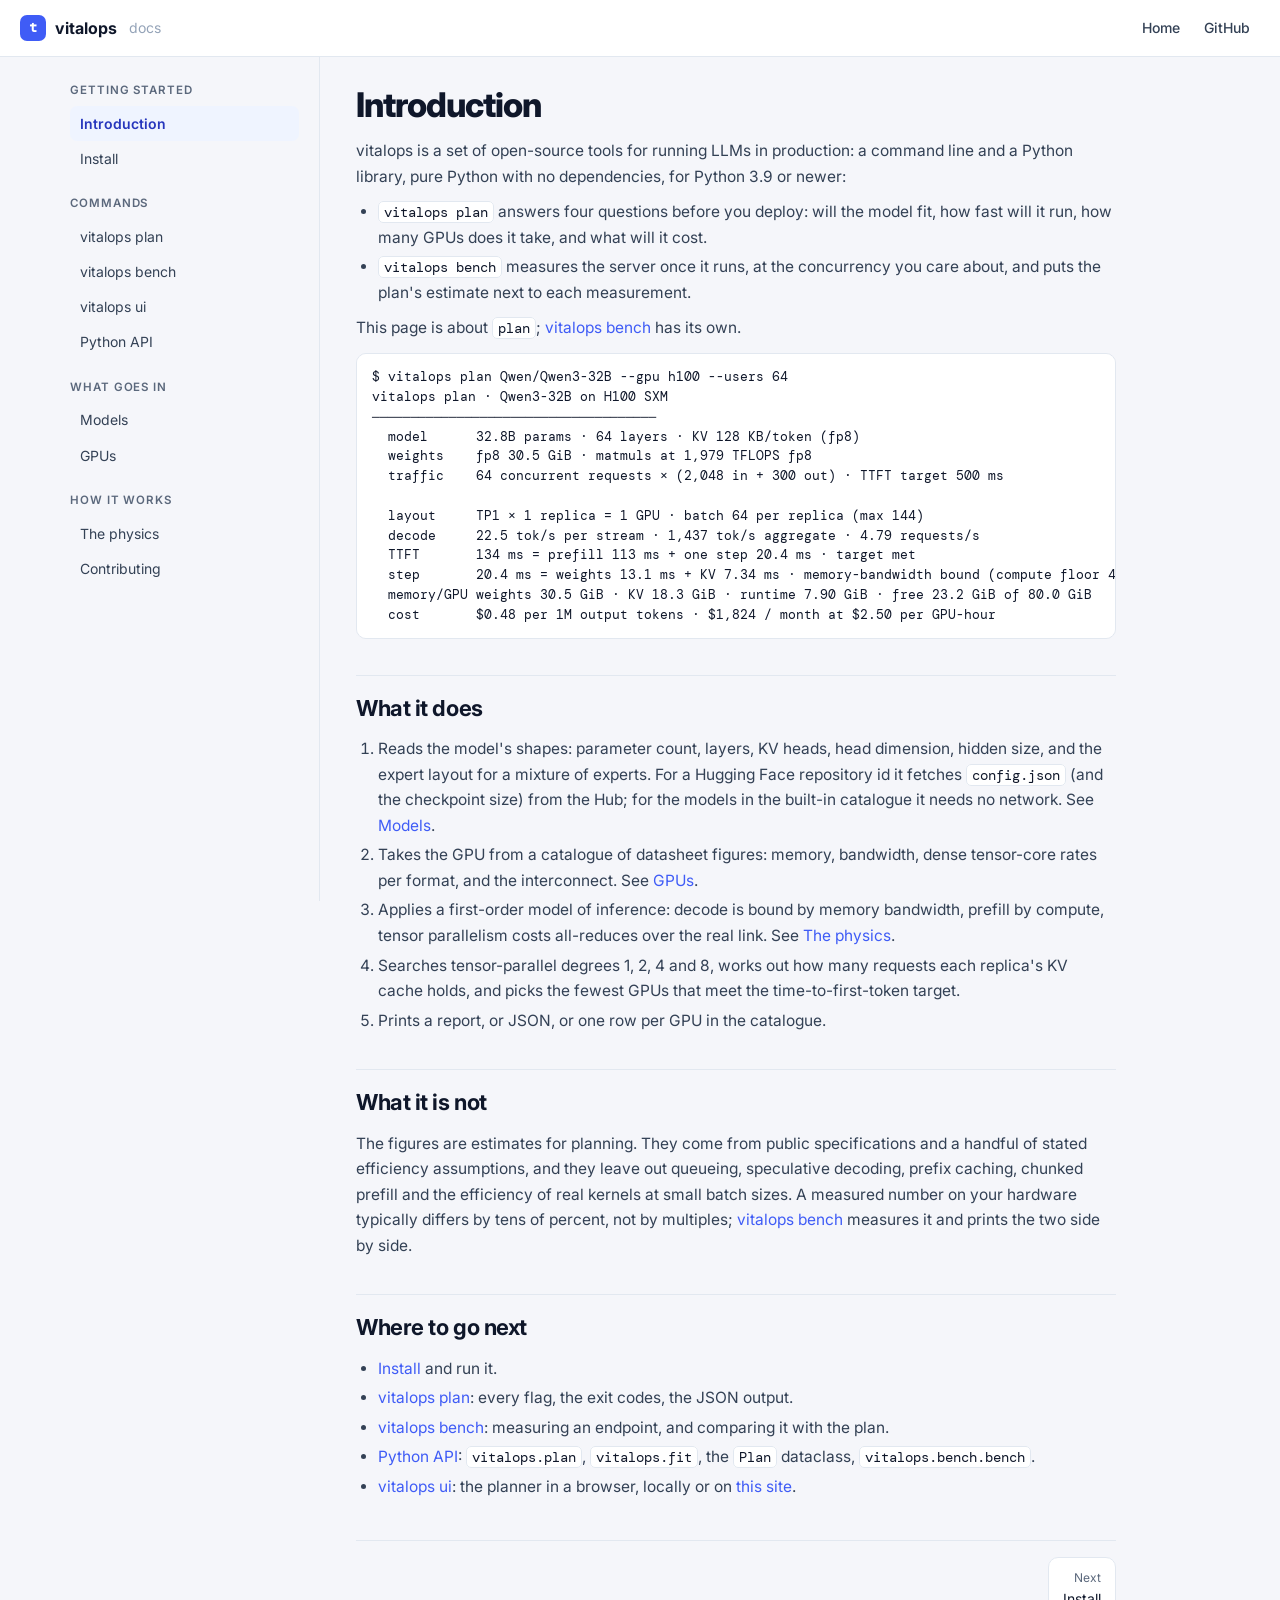
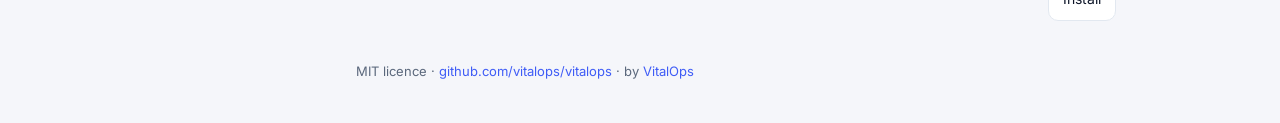
<file: docs/docs/index.html>
<!DOCTYPE html>
<html lang="en" style="color-scheme:light">
<head>
<meta charset="UTF-8">
<meta name="viewport" content="width=device-width, initial-scale=1.0">
<meta name="color-scheme" content="light">
<title>vitalops docs</title>
<meta name="description" content="Documentation for vitalops: the command line, the Python API, the model and GPU catalogues, and the physics behind the estimates.">
<link rel="canonical" href="https://vitalops.ai/oss/docs/">
<meta name="theme-color" content="#f5f6fa">
<link rel="icon" type="image/svg+xml" href="data:image/svg+xml,%3Csvg xmlns='http://www.w3.org/2000/svg' viewBox='0 0 32 32'%3E%3Crect width='32' height='32' rx='7' fill='%233f5cf6'/%3E%3Cpath d='M8 11h16M16 11v12' stroke='%23fff' stroke-width='3.2' stroke-linecap='round'/%3E%3C/svg%3E">
<link rel="alternate" type="text/plain" href="../llms.txt" title="Raw docs for agents">
<link rel="preconnect" href="https://fonts.googleapis.com">
<link rel="preconnect" href="https://fonts.gstatic.com" crossorigin>
<link href="https://fonts.googleapis.com/css2?family=Inter:wght@400;500;600;700;800&family=DM+Mono:wght@400;500&display=swap" rel="stylesheet">
<link rel="stylesheet" href="docs.css">
</head>
<body>
<header class="top"><div class="top-in">
  <button class="menu" id="menu" type="button" aria-label="Contents" aria-expanded="false"><svg viewBox="0 0 24 24" fill="none" stroke="currentColor" stroke-width="2" stroke-linecap="round"><path d="M4 7h16M4 12h16M4 17h16"/></svg></button>
  <a class="logo" href="../"><i>t</i>vitalops</a><span class="crumb">docs</span>
  <nav class="links"><a href="../">Home</a><a href="https://github.com/vitalops/vitalops">GitHub</a></nav>
</div></header>
<div class="shell">
  <aside class="side" id="side" aria-label="Contents"></aside>
  <main class="page" id="main" tabindex="-1">
    <article class="doc" id="doc"><p class="loading">Loading…</p></article>
    <nav class="pager" id="pager" aria-label="Previous and next"></nav>
    <footer class="docfoot">MIT licence · <a href="https://github.com/vitalops/vitalops">github.com/vitalops/vitalops</a> · by <a href="https://vitalops.ai">VitalOps</a></footer>
  </main>
</div>
<script src="docs.js"></script>
</body>
</html>
</file>
<file: docs/docs/docs.css>
:root{--bg:#f5f6fa;--white:#fff;--ink:#0f172a;--ink2:#334155;--ink3:#5b687c;--ink4:#94a3b8;--line:#e2e8f0;--line2:#eef2f7;--brand:#3f5cf6;--brand2:#637fff;--brandD:#2737bd;--brand50:#eff4ff;--brand100:#dbe5ff;--brand200:#bdcdff;--ok:#059669;--warn:#b45309;--bad:#be123c;--font:Inter,system-ui,-apple-system,"Segoe UI",sans-serif;--mono:'DM Mono',ui-monospace,monospace}
*{box-sizing:border-box;margin:0;padding:0}
html{scroll-behavior:smooth}
body{background:var(--bg);color:var(--ink2);font-family:var(--font);font-size:15.5px;line-height:1.65;-webkit-font-smoothing:antialiased;overflow-x:hidden}
a{color:var(--brand);text-decoration:none}a:hover{text-decoration:underline}
.top{position:sticky;top:0;z-index:40;background:rgba(255,255,255,.92);backdrop-filter:blur(10px);border-bottom:1px solid var(--line)}
.top-in{display:flex;align-items:center;gap:12px;height:56px;padding:0 20px}
.logo{display:flex;align-items:center;gap:9px;font-weight:700;color:var(--ink);font-size:16px}
.logo i{width:26px;height:26px;border-radius:7px;background:var(--brand);display:inline-grid;place-items:center;color:#fff;font-style:normal;font-family:var(--mono);font-size:14px;font-weight:700}
.crumb{color:var(--ink4);font-size:14px}
.links{margin-left:auto;display:flex;gap:4px}
.links a{padding:7px 10px;border-radius:7px;font-size:14px;font-weight:500;color:var(--ink2)}
.links a:hover{background:var(--bg);color:var(--ink);text-decoration:none}
.menu{display:none;width:36px;height:36px;border:1px solid var(--line);border-radius:8px;background:var(--white);color:var(--ink);cursor:pointer;padding:7px}
.menu svg{width:20px;height:20px}
.shell{display:grid;grid-template-columns:250px minmax(0,1fr);max-width:1180px;margin:0 auto;padding:0 20px}
.side{position:sticky;top:56px;align-self:start;height:calc(100vh - 56px);overflow-y:auto;padding:24px 20px 24px 0;border-right:1px solid var(--line);font-size:14px}
.side h4{font-size:11.5px;font-weight:600;letter-spacing:.08em;text-transform:uppercase;color:var(--ink3);margin:18px 0 6px}
.side h4:first-child{margin-top:0}
.side a{display:block;padding:6px 10px;border-radius:7px;color:var(--ink2)}
.side a:hover{background:var(--white);color:var(--ink);text-decoration:none}
.side a.on{background:var(--brand50);color:var(--brandD);font-weight:600}
.page{padding:28px 0 40px 36px;min-width:0}
.doc{max-width:760px}
.doc h1{font-size:34px;font-weight:800;letter-spacing:-.03em;line-height:1.15;color:var(--ink);margin-bottom:14px}
.doc h2{font-size:22px;font-weight:700;letter-spacing:-.02em;color:var(--ink);margin:36px 0 10px;padding-top:14px;border-top:1px solid var(--line)}
.doc h3{font-size:17px;font-weight:700;color:var(--ink);margin:24px 0 8px}
.doc p{margin:10px 0}
.doc ul,.doc ol{margin:10px 0 10px 22px}
.doc li{margin:4px 0}
.doc code{font-family:var(--mono);font-size:.9em;color:var(--ink);background:var(--white);border:1px solid var(--line);border-radius:5px;padding:1px 5px}
.doc pre{font-family:var(--mono);font-size:12.8px;line-height:1.55;color:var(--ink);background:var(--white);border:1px solid var(--line);border-radius:10px;padding:13px 15px;overflow-x:auto;margin:12px 0;white-space:pre}
.doc pre code{border:0;padding:0;background:none;font-size:inherit}
.doc table{border-collapse:collapse;width:100%;margin:12px 0;font-size:13.5px;display:block;overflow-x:auto}
.doc th,.doc td{text-align:left;padding:7px 10px;border-bottom:1px solid var(--line);vertical-align:top}
.doc th{font-size:11.5px;font-weight:600;letter-spacing:.05em;text-transform:uppercase;color:var(--ink3);white-space:nowrap}
.doc td code{white-space:nowrap}
.doc blockquote{border-left:3px solid var(--brand200);padding:6px 14px;margin:12px 0;color:var(--ink2);background:var(--white);border-radius:0 8px 8px 0}
.doc .anchor{color:var(--ink4);margin-left:8px;font-weight:400;opacity:0}
.doc h2:hover .anchor,.doc h3:hover .anchor{opacity:1}
.loading{color:var(--ink3)}
.pager{display:flex;justify-content:space-between;gap:12px;max-width:760px;margin-top:40px;padding-top:16px;border-top:1px solid var(--line);font-size:14px}
.pager a{display:flex;flex-direction:column;padding:10px 14px;border:1px solid var(--line);border-radius:10px;background:var(--white);color:var(--ink);min-width:0;max-width:48%}
.pager a:hover{border-color:var(--brand200);text-decoration:none}
.pager small{color:var(--ink3);font-size:12px}
.pager .next{text-align:right;margin-left:auto}
.docfoot{max-width:760px;margin-top:40px;font-size:13px;color:var(--ink3)}
@media(max-width:860px){
  .menu{display:block}
  .shell{grid-template-columns:1fr;padding:0 16px}
  .side{display:none;position:fixed;top:56px;left:0;right:0;bottom:0;height:auto;background:var(--white);border:0;padding:16px;z-index:30}
  .side.open{display:block}
  .page{padding:20px 0 40px}
  .doc h1{font-size:28px}
  .top-in{padding:0 14px}
}
</file>
